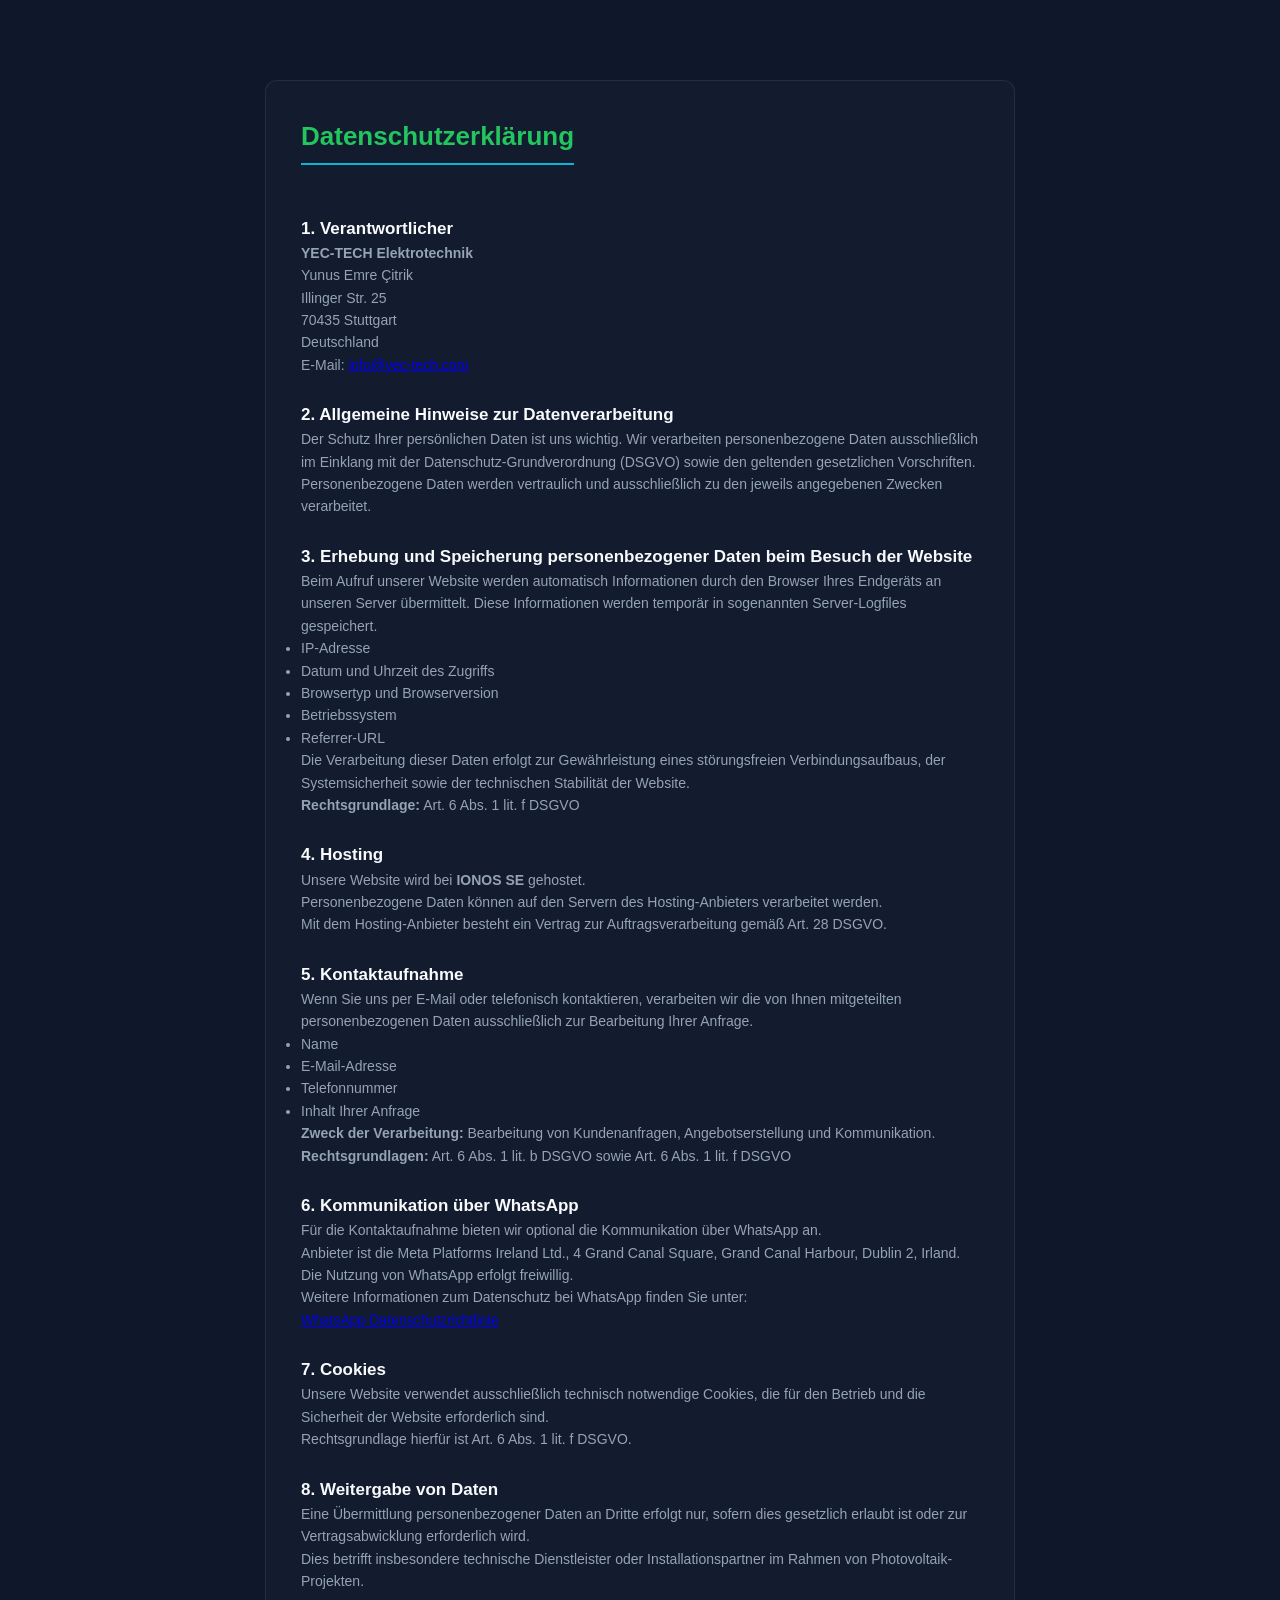
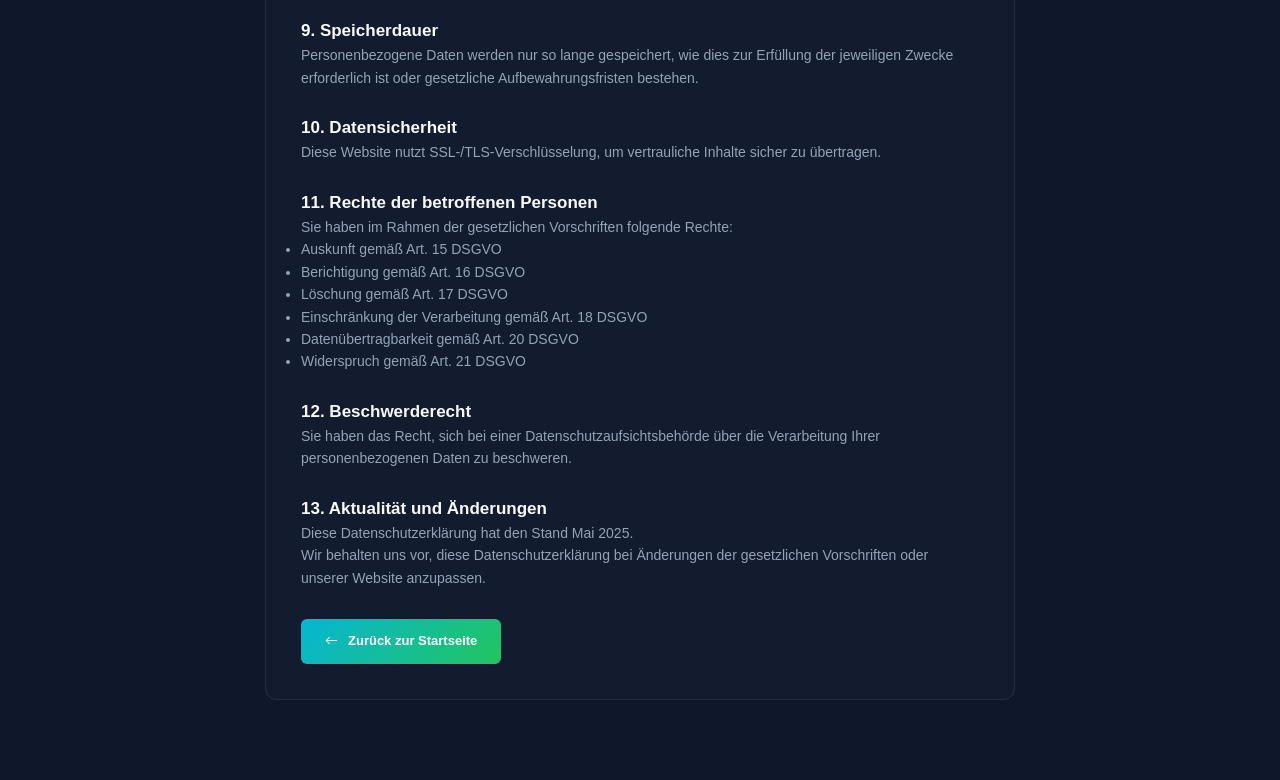
<file: datenschutz.html>
<!DOCTYPE html>
<html lang="de">

<head>
  <meta charset="UTF-8">
  <meta name="viewport" content="width=device-width, initial-scale=1.0">

  <title>Datenschutzerklärung | YEC-TECH Elektrotechnik</title>
  <link rel="icon" type="image/png" href="WhatsApp Image 2026-04-19 at 20.02.27-Photoroom.png">
  <link rel="icon" type="image/png" href="./icon.jpg">
  <link rel="stylesheet" href="css/style.css">

  <link href="https://cdn.jsdelivr.net/npm/bootstrap-icons@1.11.3/font/bootstrap-icons.css" rel="stylesheet">
</head>

<body class="legal-page">

  <div class="datenschutz-container">

    <h1>Datenschutzerklärung</h1>

    <section>
      <h2>1. Verantwortlicher</h2>

      <p>
        <strong>YEC-TECH Elektrotechnik</strong><br>
        Yunus Emre Çitrik<br>
        Illinger Str. 25<br>
        70435 Stuttgart<br>
        Deutschland
      </p>

      <p>
        E-Mail:
        <a href="mailto:info@yec-tech.com">
          info@yec-tech.com
        </a>
      </p>
    </section>

    <section>
      <h2>2. Allgemeine Hinweise zur Datenverarbeitung</h2>

      <p>
        Der Schutz Ihrer persönlichen Daten ist uns wichtig.
        Wir verarbeiten personenbezogene Daten ausschließlich im Einklang mit
        der Datenschutz-Grundverordnung (DSGVO) sowie den geltenden gesetzlichen Vorschriften.
      </p>

      <p>
        Personenbezogene Daten werden vertraulich und ausschließlich zu den jeweils angegebenen Zwecken verarbeitet.
      </p>
    </section>

    <section>
      <h2>3. Erhebung und Speicherung personenbezogener Daten beim Besuch der Website</h2>

      <p>
        Beim Aufruf unserer Website werden automatisch Informationen durch den Browser Ihres Endgeräts an unseren Server übermittelt.
        Diese Informationen werden temporär in sogenannten Server-Logfiles gespeichert.
      </p>

      <ul>
        <li>IP-Adresse</li>
        <li>Datum und Uhrzeit des Zugriffs</li>
        <li>Browsertyp und Browserversion</li>
        <li>Betriebssystem</li>
        <li>Referrer-URL</li>
      </ul>

      <p>
        Die Verarbeitung dieser Daten erfolgt zur Gewährleistung eines störungsfreien Verbindungsaufbaus,
        der Systemsicherheit sowie der technischen Stabilität der Website.
      </p>

      <p>
        <strong>Rechtsgrundlage:</strong>
        Art. 6 Abs. 1 lit. f DSGVO
      </p>
    </section>

    <section>
      <h2>4. Hosting</h2>

      <p>
        Unsere Website wird bei <strong>IONOS SE</strong> gehostet.
      </p>

      <p>
        Personenbezogene Daten können auf den Servern des Hosting-Anbieters verarbeitet werden.
      </p>

      <p>
        Mit dem Hosting-Anbieter besteht ein Vertrag zur Auftragsverarbeitung gemäß Art. 28 DSGVO.
      </p>
    </section>

    <section>
      <h2>5. Kontaktaufnahme</h2>

      <p>
        Wenn Sie uns per E-Mail oder telefonisch kontaktieren,
        verarbeiten wir die von Ihnen mitgeteilten personenbezogenen Daten ausschließlich zur Bearbeitung Ihrer Anfrage.
      </p>

      <ul>
        <li>Name</li>
        <li>E-Mail-Adresse</li>
        <li>Telefonnummer</li>
        <li>Inhalt Ihrer Anfrage</li>
      </ul>

      <p>
        <strong>Zweck der Verarbeitung:</strong>
        Bearbeitung von Kundenanfragen, Angebotserstellung und Kommunikation.
      </p>

      <p>
        <strong>Rechtsgrundlagen:</strong>
        Art. 6 Abs. 1 lit. b DSGVO sowie Art. 6 Abs. 1 lit. f DSGVO
      </p>
    </section>

    <section>
      <h2>6. Kommunikation über WhatsApp</h2>

      <p>
        Für die Kontaktaufnahme bieten wir optional die Kommunikation über WhatsApp an.
      </p>

      <p>
        Anbieter ist die Meta Platforms Ireland Ltd.,
        4 Grand Canal Square, Grand Canal Harbour, Dublin 2, Irland.
      </p>

      <p>
        Die Nutzung von WhatsApp erfolgt freiwillig.
      </p>

      <p>
        Weitere Informationen zum Datenschutz bei WhatsApp finden Sie unter:
      </p>

      <p>
        <a href="https://www.whatsapp.com/legal/privacy-policy-eea" target="_blank">
          WhatsApp Datenschutzrichtlinie
        </a>
      </p>
    </section>

    <section>
      <h2>7. Cookies</h2>

      <p>
        Unsere Website verwendet ausschließlich technisch notwendige Cookies,
        die für den Betrieb und die Sicherheit der Website erforderlich sind.
      </p>

      <p>
        Rechtsgrundlage hierfür ist Art. 6 Abs. 1 lit. f DSGVO.
      </p>
    </section>

    <section>
      <h2>8. Weitergabe von Daten</h2>

      <p>
        Eine Übermittlung personenbezogener Daten an Dritte erfolgt nur,
        sofern dies gesetzlich erlaubt ist oder zur Vertragsabwicklung erforderlich wird.
      </p>

      <p>
        Dies betrifft insbesondere technische Dienstleister oder Installationspartner im Rahmen von Photovoltaik-Projekten.
      </p>
    </section>

    <section>
      <h2>9. Speicherdauer</h2>

      <p>
        Personenbezogene Daten werden nur so lange gespeichert,
        wie dies zur Erfüllung der jeweiligen Zwecke erforderlich ist
        oder gesetzliche Aufbewahrungsfristen bestehen.
      </p>
    </section>

    <section>
      <h2>10. Datensicherheit</h2>

      <p>
        Diese Website nutzt SSL-/TLS-Verschlüsselung,
        um vertrauliche Inhalte sicher zu übertragen.
      </p>
    </section>

    <section>
      <h2>11. Rechte der betroffenen Personen</h2>

      <p>
        Sie haben im Rahmen der gesetzlichen Vorschriften folgende Rechte:
      </p>

      <ul>
        <li>Auskunft gemäß Art. 15 DSGVO</li>
        <li>Berichtigung gemäß Art. 16 DSGVO</li>
        <li>Löschung gemäß Art. 17 DSGVO</li>
        <li>Einschränkung der Verarbeitung gemäß Art. 18 DSGVO</li>
        <li>Datenübertragbarkeit gemäß Art. 20 DSGVO</li>
        <li>Widerspruch gemäß Art. 21 DSGVO</li>
      </ul>
    </section>

    <section>
      <h2>12. Beschwerderecht</h2>

      <p>
        Sie haben das Recht,
        sich bei einer Datenschutzaufsichtsbehörde über die Verarbeitung Ihrer personenbezogenen Daten zu beschweren.
      </p>
    </section>

    <section>
      <h2>13. Aktualität und Änderungen</h2>

      <p>
        Diese Datenschutzerklärung hat den Stand Mai 2025.
      </p>

      <p>
        Wir behalten uns vor,
        diese Datenschutzerklärung bei Änderungen der gesetzlichen Vorschriften
        oder unserer Website anzupassen.
      </p>
    </section>

    <a href="index.html" class="back-home">
      <i class="bi bi-arrow-left"></i>
      Zurück zur Startseite
    </a>

  </div>

</body>

</html>
</file>
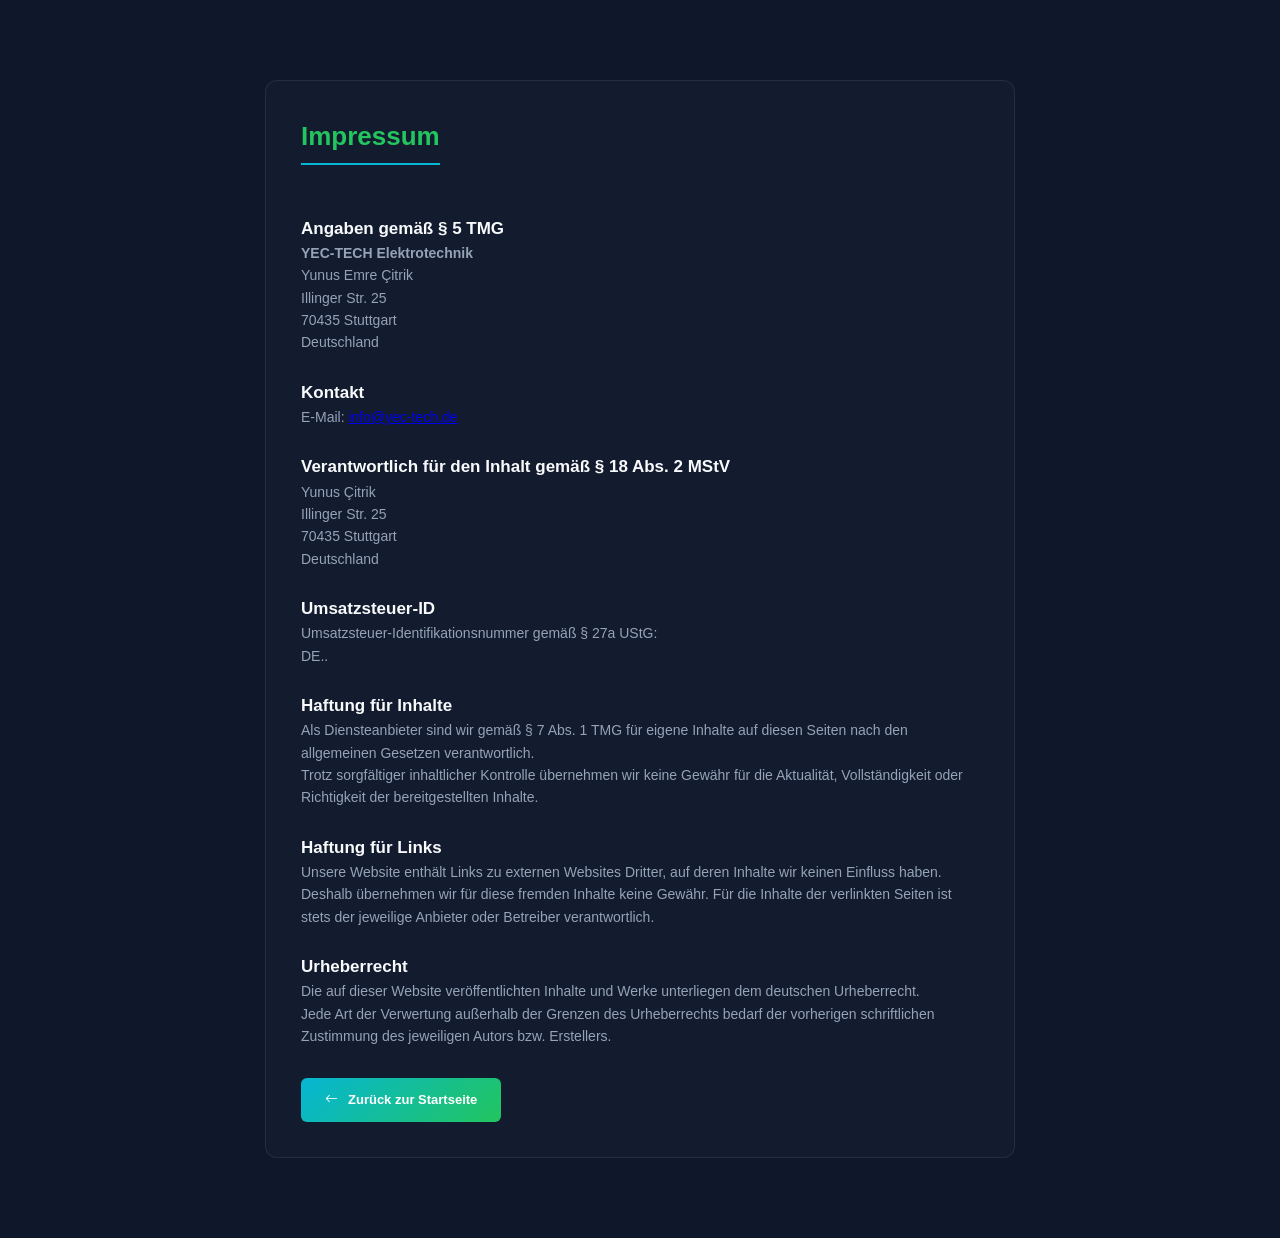
<file: impressum.html>
<!DOCTYPE html>
<html lang="de">
<head>
  <meta charset="UTF-8">
  <meta name="viewport" content="width=device-width, initial-scale=1.0">
  
  <title>Impressum | YEC-TECH Elektrotechnik</title>
  <link rel="icon" type="image/png" href="WhatsApp Image 2026-04-19 at 20.02.27-Photoroom.png">
  <link rel="icon" type="image/png" href="./icon.jpg">
  <link rel="stylesheet" href="css/style.css">

  <link href="https://cdn.jsdelivr.net/npm/bootstrap-icons@1.11.3/font/bootstrap-icons.css" rel="stylesheet">
</head>

<body class="legal-page">

<div class="legal-container">

  <h1>Impressum</h1>

  <section>
    <h2>Angaben gemäß § 5 TMG</h2>

    <p>
      <strong>YEC-TECH Elektrotechnik</strong><br>
      Yunus Emre Çitrik<br>
      Illinger Str. 25<br>
      70435 Stuttgart<br>
      Deutschland
    </p>
  </section>

  <section>
    <h2>Kontakt</h2>

    <p>
      E-Mail:
      <a href="mailto:info@yec-tech.com">
        info@yec-tech.de
      </a>
    </p>
  </section>

  <section>
    <h2>Verantwortlich für den Inhalt gemäß § 18 Abs. 2 MStV</h2>

    <p>
      Yunus Çitrik<br>
      Illinger Str. 25<br>
      70435 Stuttgart<br>
      Deutschland
    </p>
  </section>

  <section>
    <h2>Umsatzsteuer-ID</h2>

    <p>
      Umsatzsteuer-Identifikationsnummer gemäß § 27a UStG:<br>
      DE..
    </p>
  </section>

  <section>
    <h2>Haftung für Inhalte</h2>

    <p>
      Als Diensteanbieter sind wir gemäß § 7 Abs. 1 TMG für eigene Inhalte auf diesen Seiten nach den allgemeinen Gesetzen verantwortlich.
    </p>

    <p>
      Trotz sorgfältiger inhaltlicher Kontrolle übernehmen wir keine Gewähr für die Aktualität, Vollständigkeit oder Richtigkeit der bereitgestellten Inhalte.
    </p>
  </section>

  <section>
    <h2>Haftung für Links</h2>

    <p>
      Unsere Website enthält Links zu externen Websites Dritter, auf deren Inhalte wir keinen Einfluss haben.
    </p>

    <p>
      Deshalb übernehmen wir für diese fremden Inhalte keine Gewähr. Für die Inhalte der verlinkten Seiten ist stets der jeweilige Anbieter oder Betreiber verantwortlich.
    </p>
  </section>

  <section>
    <h2>Urheberrecht</h2>

    <p>
      Die auf dieser Website veröffentlichten Inhalte und Werke unterliegen dem deutschen Urheberrecht.
    </p>

    <p>
      Jede Art der Verwertung außerhalb der Grenzen des Urheberrechts bedarf der vorherigen schriftlichen Zustimmung des jeweiligen Autors bzw. Erstellers.
    </p>
  </section>

  <a href="index.html" class="back-home">
    <i class="bi bi-arrow-left"></i>
    Zurück zur Startseite
  </a>

</div>

</body>
</html>
</file>
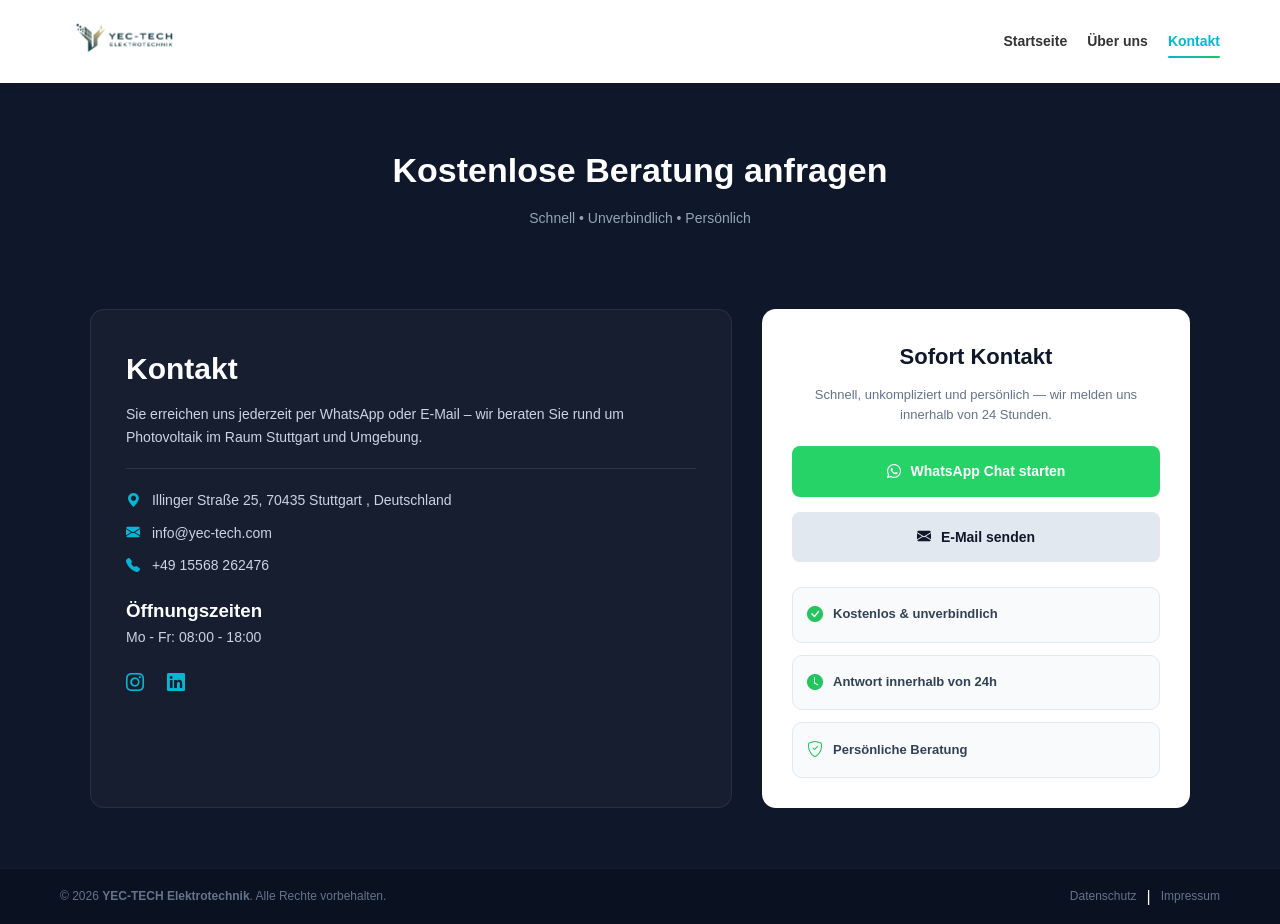
<file: kontakt.html>
<!DOCTYPE html>
<html lang="de">
<head>
  <meta charset="UTF-8">
  <meta name="viewport" content="width=device-width, initial-scale=1.0">
  <link rel="icon" type="image/png" href="WhatsApp Image 2026-04-19 at 20.02.27-Photoroom.png">
  <title>Kontakt – YEC-TECH Elektrotechnik</title>

  <link rel="stylesheet" href="css/style.css">
  <link href="https://cdn.jsdelivr.net/npm/bootstrap-icons@1.11.3/font/bootstrap-icons.css" rel="stylesheet">
</head>

<body>

<!-- HEADER -->
<header>

  <a href="index.html" class="logo">
    <img src="./new.png" alt="Logo">
  </a>

  <!-- MOBILE MENU BUTTON -->
  <div class="menu-toggle" id="menu-toggle">
    <span></span>
    <span></span>
    <span></span>
  </div>

  <nav id="navbar">
    <a href="index.html">Startseite</a>
    <a href="ueber-uns.html">Über uns</a>
    <a href="kontakt.html"  class="active">Kontakt</a>
  </nav>

</header>
<!-- HERO -->
<section class="contact-hero">
  <div class="container">

    <h1>Kostenlose Beratung anfragen</h1>

    <p style="color:#94a3b8; font-size:14px; margin-top:10px;">
      Schnell • Unverbindlich • Persönlich
    </p>

  </div>
</section>

<!-- MAIN -->
<section class="contact-page">

  <div class="contact-grid">

    <!-- LEFT -->
    <div class="contact-info">

      <h1>Kontakt</h1>

      <p>
        Sie erreichen uns jederzeit per WhatsApp oder E-Mail – wir beraten Sie rund um Photovoltaik im Raum Stuttgart und Umgebung.
      </p>

      <hr>

      <p><i class="bi bi-geo-alt-fill"></i> Illinger Straße 25, 70435 Stuttgart , Deutschland</p>
      <p><i class="bi bi-envelope-fill"></i> info@yec-tech.com</p>
      <p><i class="bi bi-telephone-fill"></i> +49 15568 262476</p>

      <h3 style="margin-top:20px;">Öffnungszeiten</h3>

      <p>Mo - Fr: 08:00 - 18:00</p>

      <div class="socials">
        <a href="https://www.instagram.com/yec_tech" target="_blank">
          <i class="bi bi-instagram"></i>
        </a>
        <a href="https://www.linkedin.com/in/yunus-citrik-325012173/"><i class="bi bi-linkedin"></i></a>
      </div>

    </div>

    <!-- RIGHT -->
    <div class="contact-card">

  <h2>Sofort Kontakt</h2>

  <p>
    Schnell, unkompliziert und persönlich —
    wir melden uns innerhalb von 24 Stunden.
  </p>

  <div class="quick-contact">

    <!-- WHATSAPP -->
    <a href="https://wa.me/4915568262476?text=Hallo%20YEC-TECH,%20ich%20interessiere%20mich%20für%20eine%20PV-Anlage"
       target="_blank"
       class="contact-btn whatsapp">

      <i class="bi bi-whatsapp"></i>
      WhatsApp Chat starten
    </a>

    <!-- EMAIL -->
    <a href="mailto:info@yec-tech.com?subject=Anfrage%20YEC-TECH&body=Hallo%20YEC-TECH,%20ich%20möchte%20eine%20Beratung."
       class="contact-btn email">

      <i class="bi bi-envelope-fill"></i>
      E-Mail senden
    </a>

  </div>

  <!-- EXTRA TRUST -->
  <div class="contact-features">

    <div>
      <i class="bi bi-check-circle-fill"></i>
      Kostenlos & unverbindlich
    </div>

    <div>
      <i class="bi bi-clock-fill"></i>
      Antwort innerhalb von 24h
    </div>

    <div>
      <i class="bi bi-shield-check"></i>
      Persönliche Beratung
    </div>

  </div>

</div>

  </div>

  <!-- MAP
  <div class="map-box">
    <iframe
    src="https://www.google.com/maps?q=Illinger+Straße+25+70435+Stuttgart&output=embed"></iframe>
    
  </div> -->

</section>

<footer class="footer-minimal">

  <div class="footer-container">

    <div class="footer-left">
      © 2026 <strong>YEC-TECH Elektrotechnik</strong>. Alle Rechte vorbehalten.
    </div>

    <div class="footer-right">
      <a href="/datenschutz.html">Datenschutz</a>
      <span class="separator">|</span>
      <a href="/impressum.html">Impressum</a>
    </div>

  </div>

</footer>

</body>

<script>
  const menuToggle = document.getElementById("menu-toggle");
  const navbar = document.getElementById("navbar");

  menuToggle.addEventListener("click", () => {
    navbar.classList.toggle("active");
    menuToggle.classList.toggle("active");
  });
</script>
</html>
</file>
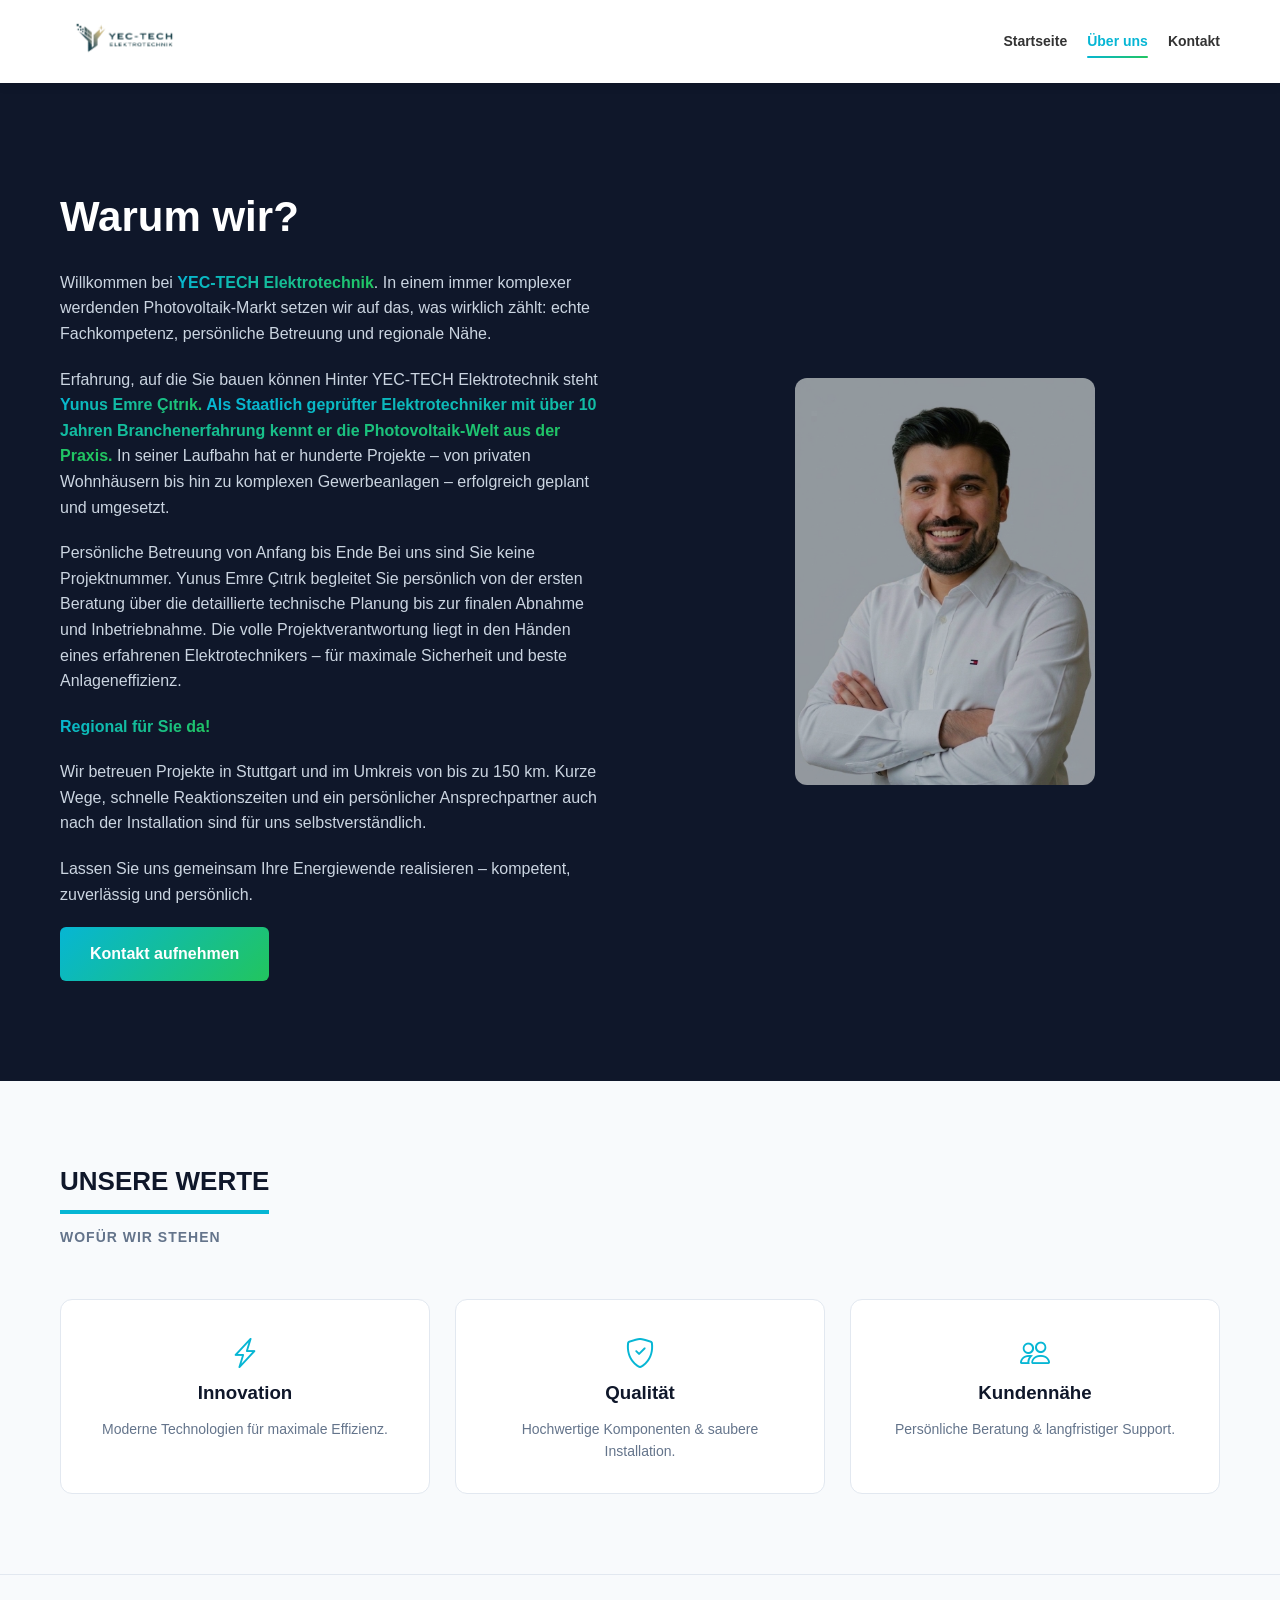
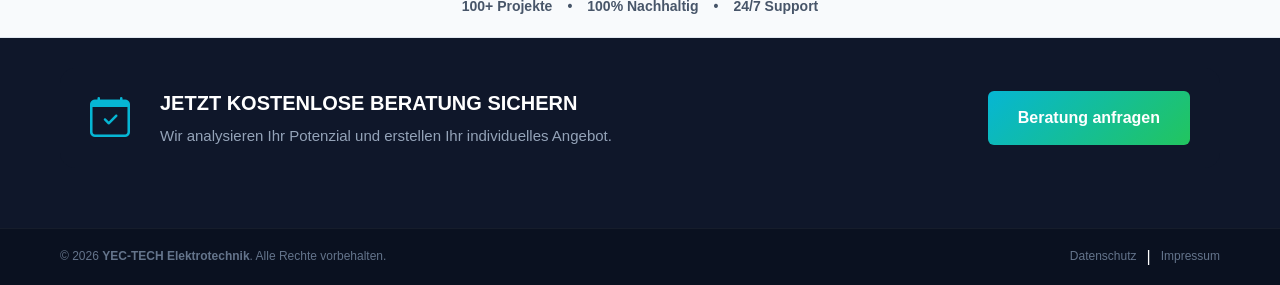
<file: ueber-uns.html>
<!DOCTYPE html>
<html lang="de">
  <head>
    <meta charset="UTF-8" />
    <title>Über uns – YEC-TECH Elektrotechnik</title>
    <meta
      name="viewport"
      content="width=device-width, initial-scale=1.0"
    />
    <link rel="icon" type="image/png" href="WhatsApp Image 2026-04-19 at 20.02.27-Photoroom.png">
    <link rel="stylesheet" href="css/style.css" />
    <link
      href="https://cdn.jsdelivr.net/npm/bootstrap-icons@1.11.3/font/bootstrap-icons.css"
      rel="stylesheet"
    />
  </head>

  <body>
    <header>

      <a href="index.html" class="logo">
        <img src="./new.png" alt="Logo">
      </a>
    
      <!-- MOBILE MENU BUTTON -->
      <div class="menu-toggle" id="menu-toggle">
        <span></span>
        <span></span>
        <span></span>
      </div>
    
      <nav id="navbar">
        <a href="index.html" >Startseite</a>
        <a href="ueber-uns.html" class="active">Über uns</a>
        <a href="kontakt.html">Kontakt</a>
      </nav>
    
    </header>

    <!-- HERO -->
    <section class="about-hero">
      <div class="container about-wrapper">
        <div class="about-text">
          <h1>Warum wir?</h1>

          <p>
            Willkommen bei <strong class="data">YEC-TECH Elektrotechnik</strong>. In einem immer
            komplexer werdenden Photovoltaik-Markt setzen wir auf das, was
            wirklich zählt: echte Fachkompetenz, persönliche Betreuung und
            regionale Nähe.
          </p>

          <p>
            Erfahrung, auf die Sie bauen können Hinter YEC-TECH Elektrotechnik
            steht <strong class="data"> Yunus Emre Çıtrık. </strong> <strong  class="data">Als Staatlich geprüfter Elektrotechniker mit über 10
            Jahren Branchenerfahrung kennt er die Photovoltaik-Welt aus der
            Praxis.</strong> In seiner Laufbahn hat er hunderte Projekte – von
            privaten Wohnhäusern bis hin zu komplexen Gewerbeanlagen –
            erfolgreich geplant und umgesetzt.
          </p>
          <p>
            Persönliche Betreuung von Anfang bis Ende Bei uns sind Sie
            keine Projektnummer. Yunus Emre Çıtrık begleitet Sie persönlich von
            der ersten Beratung über die detaillierte technische Planung
            bis zur finalen Abnahme und Inbetriebnahme. Die volle
            Projektverantwortung liegt in den Händen eines erfahrenen
            Elektrotechnikers – für maximale Sicherheit und beste
            Anlageneffizienz.
          </p>
          <p><strong class="data">Regional für Sie da!</strong></p>
          <p>
            Wir betreuen Projekte in Stuttgart und im Umkreis von bis zu
            150 km. Kurze Wege, schnelle Reaktionszeiten und ein
            persönlicher Ansprechpartner auch nach der Installation sind
            für uns selbstverständlich.
          </p>
          <p>
            Lassen Sie uns gemeinsam Ihre Energiewende realisieren –
            kompetent, zuverlässig und persönlich.
          </p>
          <div class="hero-buttons">
            <a href="kontakt.html" class="btn primary"
              >Kontakt aufnehmen</a
            >
          </div>
        </div>

        <div class="about-image">
          <img src="IMG_1750.JPG" alt="Team" />
        </div>
      </div>
    </section>

    <!-- VALUES -->
    <section class="about-values">
      <div class="container">
        <div class="solutions-header">
          <h2>UNSERE WERTE</h2>
          <p>WOFÜR WIR STEHEN</p>
        </div>

        <div class="value-grid">
          <div class="value-card">
            <i class="bi bi-lightning-charge"></i>
            <h3>Innovation</h3>
            <p>Moderne Technologien für maximale Effizienz.</p>
          </div>

          <div class="value-card">
            <i class="bi bi-shield-check"></i>
            <h3>Qualität</h3>
            <p>Hochwertige Komponenten & saubere Installation.</p>
          </div>

          <div class="value-card">
            <i class="bi bi-people"></i>
            <h3>Kundennähe</h3>
            <p>Persönliche Beratung & langfristiger Support.</p>
          </div>
        </div>
      </div>
    </section>

    <!-- STATS -->
    <section class="about-stats-mini">
      <div class="container mini-stats">
        <div>100+ Projekte</div>
        <div>•</div>
        <div>100% Nachhaltig</div>
        <div>•</div>
        <div>24/7 Support</div>
      </div>
    </section>
    <!-- CTA -->
    <section class="cta-bar">
      <div class="cta-left">
        <i class="bi bi-calendar-check"></i>
        <div class="cta-text">
          <h4>JETZT KOSTENLOSE BERATUNG SICHERN</h4>
          <p>
            Wir analysieren Ihr Potenzial und erstellen Ihr individuelles
            Angebot.
          </p>
        </div>
      </div>
      <a href="kontakt.html" class="btn primary">Beratung anfragen</a>
    </section>

    <footer class="footer-minimal">

      <div class="footer-container">
    
        <div class="footer-left">
          © 2026 <strong>YEC-TECH Elektrotechnik</strong>. Alle Rechte vorbehalten.
        </div>
    
        <div class="footer-right">
          <a href="/datenschutz.html">Datenschutz</a>
          <span class="separator">|</span>
          <a href="/impressum.html">Impressum</a>
        </div>
    
      </div>
    
    </footer>
  </body>
  <script>
    const menuToggle = document.getElementById("menu-toggle");
    const navbar = document.getElementById("navbar");
  
    menuToggle.addEventListener("click", () => {
      navbar.classList.toggle("active");
      menuToggle.classList.toggle("active");
    });
  </script>
</html>
</file>
<file: css/style.css>
/* --- GENEL AYARLAR --- */
* {
    margin: 0;
    padding: 0;
    box-sizing: border-box;
    font-family: 'Segoe UI', Roboto, Helvetica, Arial, sans-serif;
}
:root{
    --gradient-main: linear-gradient(135deg, #06b6d4 0%, #22c55e 100%);
    --turquoise: #06b6d4;
    --green: #22c55e;
}
.data {
    background: var(--gradient-main);
    -webkit-background-clip: text;
    -webkit-text-fill-color: transparent;
    background-clip: text;
  }
body {
    background: #0f172a;
    color: white;
    overflow-x: hidden;
    line-height: 1.6;
}
html{
    scroll-behavior:smooth;
}

/* --- 1. HEADER --- */
header {
    display: flex;
    justify-content: space-between;
    align-items: center;
    padding: 10px 60px;
    background: white;
    position: sticky;
    top: 0;
    z-index: 1000;
    box-shadow: 0 2px 10px rgba(0,0,0,0.1);
}

.logo img {
    height: 55px;
    width: auto;
}

nav {
    display: flex;
    align-items: center;
    gap: 20px;
}

nav a {
    text-decoration: none;
    color: #333;
    font-size: 14px;
    font-weight: 600;
    transition: 0.3s;
}

nav a:hover {
    color: #d4a24c;
}
nav a.active{
    color: var(--turquoise);
    position: relative;
}

nav a.active::after{
    content:"";
    position:absolute;
    left:0;
    bottom:-6px;
    width:100%;
    height:2px;
    background: var(--gradient-main);
    border-radius:10px;
}
.btn-top {
    background: var(--gradient-main);
    color: white !important;
    padding: 10px 20px;
    border-radius: 5px;
}


/* --- HERO SECTION --- */
.hero {
    position: relative;
    padding: 100px 60px;
    min-height: 85vh;

    display: flex;
    align-items: center;

    overflow: hidden;
}

/* VIDEO */
.hero-video {
    position: absolute;
    inset: 0;

    width: 100%;
    height: 100%;

    object-fit: cover;

    z-index: 0;
}

/* DARK OVERLAY */
.hero::before {
    content: "";
    position: absolute;
    inset: 0;

    background: linear-gradient(
        90deg,
        rgba(15,23,42,0.90) 0%,
        rgba(15,23,42,0.45) 100%
    );

    z-index: 1;
}

/* CONTENT */
.hero-text {
    position: relative;
    z-index: 2;
    max-width: 850px;
}

.hero-text h1 {
    font-size: 52px;
    margin-bottom: 20px;
    line-height: 1.1;
    font-weight: 800;
}

.hero-text h1 span {
    background: var(--gradient-main);
    -webkit-background-clip: text;
    -webkit-text-fill-color: transparent;
}

.hero-text p {
    font-size: 18px;
    color: #cbd5e1;
    margin-bottom: 30px;
}
.features-row {
    display: flex;
    gap: 20px; /* eşit boşluk */
    margin: 40px 0;
    flex-wrap: wrap;
    justify-content: space-between;
}

.feat-item {
    flex: 1; /* hepsi eşit genişlik */
    min-width: 120px;
    
    display: flex;
    flex-direction: column;
    align-items: center;
    justify-content: center;

    gap: 10px;
    text-align: center;

    padding: 18px 10px;

    border: 1px solid rgba(255, 255, 255, 0.15);
    border-radius: 12px;

    background: rgba(255, 255, 255, 0.03);
    backdrop-filter: blur(4px);

    transition: 0.3s ease;
}
.feat-item i {
    color: var(--turquoise);
    font-size: 32px;
}

.feat-item span {
    font-size: 11px;
    font-weight: 700;
    color: #eee;
    max-width: 110px;
    text-transform: uppercase;
}

.hero-buttons {
    display: flex;
    gap: 15px;
}

/* --- 3. TRUST BAR (REGIONAL ŞERİDİ) --- */
.trust-bar {
    background: white;
    padding: 25px 0;
    border-bottom: 1px solid #e2e8f0;
}

.trust-container {
    max-width: 1400px;
    margin: 0 auto;
    display: flex;
    justify-content: space-around;
    align-items: center;
}

.trust-item {
    display: flex;
    align-items: center;
    gap: 15px;
    color: #1e293b;
}

.trust-item i {
    font-size: 28px;
    color: #475569;
}

.trust-text {
    display: flex;
    flex-direction: column;
}

.trust-text strong {
    font-size: 12px;
    font-weight: 800;
    color: #0f172a;
}

.trust-text span {
    font-size: 11px;
    color: #64748b;
}

/* --- 4. SOLUTIONS SECTION (FOTOĞRAFLI KARTLAR) --- */
.solutions {
    padding: 80px 60px 0px 60px;
    background: #f8fafc;
    color: #1e293b;
}

.container {
    max-width: 1400px;
    margin: 0 auto;
}

.solutions-header {
    text-align: left;
    margin-bottom: 50px;
}

.solutions-header h2 {
    font-size: 26px;
    border-bottom: 4px solid #06b6d4;
    display: inline-block;
    padding-bottom: 8px;
    margin-bottom: 12px;
    color: #0f172a;;
}

.solutions-header p {
    font-size: 14px;
    color: #64748b;
    font-weight: 600;
    text-transform: uppercase;
    letter-spacing: 1px;
}

.solution-grid {
    display: grid;
    grid-template-columns: repeat(5, 1fr);
    gap: 20px;
}

.solution-card {
    background: white;
    border-radius: 12px;
    overflow: hidden;
    border: 1px solid #e2e8f0;
    display: flex;
    flex-direction: column;
    transition: all 0.3s ease;
    height: 100%;
}

.solution-card:hover {
    transform: translateY(-10px);
    box-shadow: 0 20px 25px -5px rgba(0, 0, 0, 0.1);
}

.card-img {
    height: 180px;
    background-size: cover;
    background-position: center;
    border-bottom: 1px solid #e2e8f0;
}

.card-content {
    padding: 25px;
    flex-grow: 1;
    display: flex;
    flex-direction: column;
}

.card-content i {
    
        color: var(--green);
    font-size: 24px;
    margin-bottom: 15px;
}

.card-content h3 {
    font-size: 15px;
    margin-bottom: 12px;
    min-height: 40px;
    color: #0f172a;
}

.card-content p {
    font-size: 13px;
    color: #475569;
    margin-bottom: 25px;
    line-height: 1.5;
}

/* MEHR ERFAHREN HİZALAMA */
.more-link {
    margin-top: auto;
    text-decoration: none;
    color: #0f172a;
    font-size: 13px;
    font-weight: 700;
    border-top: 1px solid #f1f5f9;
    padding-top: 15px;
    display: flex;
    align-items: center;
    gap: 10px;
    transition: 0.2s;
}

.more-link i {
    margin-bottom: 0 !important;
    font-size: 16px;
}

.more-link:hover {
    color: #d4a24c;
}

.more-link:hover i {
    transform: translateX(5px);
}

/* --- 5. CTA BANDI --- */
.cta-bar {
    background: #0f172a;
    padding: 18px 30px;   /* ÜST-ALT küçüldü */
    margin: 30px 60px 60px 60px;
    border-radius: 15px;
    display: flex;
    justify-content: space-between;
    align-items: center;
}

.cta-left {
    display: flex;
    align-items: center;
    gap: 30px;
    color: white;
}

.cta-left i {
    font-size: 40px;
    color: var(--turquoise);
}

.cta-text h4 {
    font-size: 20px;
    margin-bottom: 5px;
}

.cta-text p {
    font-size: 15px;
    color: #94a3b8;
}

.btn {
    padding: 14px 30px;
    border-radius: 6px;
    text-decoration: none;
    font-weight: 700;
    transition: 0.3s;
    display: inline-block;
}

.primary {
    background: var(--gradient-main);
    color: white;
    position:relative;
    overflow:hidden;
}
.primary::before{
    content:"";
    position:absolute;
    top:0;
    left:-100%;
    width:100%;
    height:100%;
    
    background:rgba(255,255,255,0.2);
    
    transition:0.6s;
}
.primary:hover,
.btn-top:hover {
    transform: translateY(-2px);
    filter: brightness(1.08);
}
.primary:hover::before{
    left:100%;
}
.secondary {
    border: 2px solid white;
    color: white;
}

/* --- 6. MINI FOOTER --- */
.footer-minimal {
    background: #0a1120;
    padding: 15px 60px;
    border-top: 1px solid rgba(255, 255, 255, 0.05);
}

.footer-container {
    max-width: 1400px;
    margin: 0 auto;
    display: flex;
    justify-content: space-between;
    align-items: center;
}

.footer-left {
    font-size: 12px;
    color: #64748b;
}

.footer-right {
    display: flex;
    align-items: center;
    gap: 10px;
}

.footer-right a {
    text-decoration: none;
    color: #64748b;
    font-size: 12px;
}

.footer-right a:hover {
    color: var(--green);
}

/* --- 7. LEGAL PAGES (DATENSCHUTZ & IMPRESSUM) --- */
.legal-page {
    background: #0f172a !important;
    color: #cbd5e1;
    padding: 40px 20px;
}

.legal-container, .datenschutz-container {
    max-width: 750px;
    margin: 40px auto;
    background: rgba(255, 255, 255, 0.02);
    padding: 35px;
    border-radius: 12px;
    border: 1px solid rgba(255, 255, 255, 0.08);
}

.legal-container h1, .datenschutz-container h1 {
    color: var(--green);
    font-size: 26px;
    margin-bottom: 25px;
    border-bottom: 2px solid var(--turquoise);
    display: inline-block;
    padding-bottom: 5px;
}

.legal-container h2, .datenschutz-container h2 {
    color: #f8fafc;
    font-size: 17px;
    margin-top: 25px;
}

.legal-container p, .datenschutz-container p, 
.legal-container li, .datenschutz-container li {
    font-size: 14px;
    color: #94a3b8;
}

.back-home {
    display: inline-flex;
    align-items: center;
    gap: 10px;
    margin-top: 30px;
    padding: 12px 24px;
    background: var(--gradient-main);
    color: white !important;
    border-radius: 6px;
    text-decoration: none;
    font-size: 13px;
    font-weight: 700;
}

/* --- RESPONSIVE --- */
@media (max-width: 1200px) {
    .solution-grid { grid-template-columns: repeat(2, 1fr); }
    .trust-container { flex-wrap: wrap; gap: 30px; }
}

@media (max-width: 768px) {
    .solution-grid { grid-template-columns: 1fr; }
    .cta-bar { flex-direction: column; text-align: center; gap: 30px; margin: 20px; }
    .footer-container { flex-direction: column; gap: 10px; }
}
.references {
    padding: 80px 60px;
    background: #f8fafc;
    color: #1e293b;
}

/* CAROUSEL WRAPPER */
.carousel {
    position: relative;
    overflow: hidden;
    border-radius: 12px;
}

/* TRACK */
.carousel-track {
    display: flex;
    transition: transform 0.6s ease;
}

/* SLIDE */
.slide {
    min-width: 100%;
    display: flex;
    background: white;
    border: 1px solid #e2e8f0;
    border-radius: 16px;
    overflow: hidden; /* EN ÖNEMLİ SATIR */
}
/* %65 IMAGE */
.slide-image {
    flex: 0 0 65%;
    min-height: 320px;
    background-size: cover;
    background-position: center;
}

/* %35 TEXT */
.slide-text {
    flex: 0 0 35%;
    padding: 40px;
    display: flex;
    flex-direction: column;
    justify-content: center;
    background: #ffffff;
}

.slide-text p {
    font-size: 16px;
    font-style: italic;
    color: #1e293b;
    margin-bottom: 15px;
    line-height: 1.6;
}

.slide-text span {
    color: var(--turquoise);
    font-weight: 600;
    font-size: 13px;
}

/* NAV BUTTONS */
.nav {
    position: absolute;
    top: 50%;
    transform: translateY(-50%);
    
    background: transparent;
    color: #1e293b;
    
    border: none;
    font-size: 40px;
    cursor: pointer;
    z-index: 10;
    
    padding: 0;
    box-shadow: none;
}

.prev {
    left: 10px;
}

.next {
    right: 10px;
}
/* RESPONSIVE */
@media (max-width: 900px) {
    .slide {
        flex-direction: column;
    }

    .slide-image {
        flex: 100%;
        min-height: 220px;
    }

    .slide-text {
        flex: 100%;
        padding: 25px;
    }
}
/* MOBILE MENU BUTTON */


.menu-toggle {
    display: none;
    flex-direction: column;
    gap: 4px;
    cursor: pointer;
    padding: 6px;
}


.menu-toggle span{
    width:20px;
    height:2px;

    background:#0f172a;
    border-radius:10px;

    transition:0.3s ease;
}
/* ANIMATION */

.menu-toggle.active span:nth-child(1){
    transform:rotate(45deg) translateY(8px);
}
.menu-toggle.active span:nth-child(2){
    opacity: 0;
}
.menu-toggle.active span:nth-child(3){
    transform:rotate(-45deg) translateY(-8px);
}/* =========================================
   MOBILE RESPONSIVE
========================================= */

@media (max-width: 900px){

    /* HEADER */

    header{
        padding:14px 20px;
    }

    .logo img{
        height:42px;
    }

    .menu-toggle{
        display:flex;

    }

    
    nav{
        position: fixed;

        top: 12px;
        right: -100%;

        width: 260px;
        height: calc(100vh - 24px);

        border-radius: 24px 0 0 24px;

        background: rgba(15, 23, 42, 0.72);

        backdrop-filter: blur(24px);
        -webkit-backdrop-filter: blur(24px);

        border: 1px solid rgba(255,255,255,0.08);

        box-shadow:
        -10px 0 40px rgba(0,0,0,0.35);

        flex-direction: column;
        justify-content: center;
        align-items: center;

        gap: 34px;

        transition: 0.45s ease;

        z-index: 10000;
    }

    nav.active{
        right: 12px;
    }

    nav a{
        color: white;
        font-size: 17px;
        font-weight: 600;
    }

    nav a:hover{
        color: #67e8f9;
    }

    /* HERO */

    .hero{
        padding:80px 20px;
        min-height:85vh;
    }

    .hero-text{
        width:100%;
    }

    .hero-text h1{
        font-size:34px;
        line-height:1.2;
    }

    .hero-text p{
        font-size:15px;
    }

    /* FEATURES */

    .features-row{
        gap:12px;
    }

    .feat-item{
        min-width:calc(50% - 6px);
        padding:16px 10px;
    }

    .feat-item i{
        font-size:24px;
    }

    .feat-item span{
        font-size:10px;
    }

    /* TRUST BAR */

    .trust-bar{
        padding:25px 20px;
    }

    .trust-container{
        flex-direction:column;
        align-items:flex-start;
        gap:20px;
    }

    .trust-item{
        width:100%;
    }

    /* SOLUTIONS */

    .solutions{
        padding:60px 20px 20px;
    }

    .solutions-header h2{
        font-size:22px;
    }

    .solution-grid{
        grid-template-columns:1fr;
    }

    .card-img{
        height:220px;
    }

    /* REFERENCES */

    .references{
        padding:60px 20px;
    }

    .slide{
        flex-direction:column;
    }

    .slide-image{
        min-height:220px;
    }

    .slide-text{
        padding:25px;
    }

    .slide-text p{
        font-size:14px;
    }

    /* CTA */

    .cta-bar{
        margin:20px;
        padding:25px 20px;

        flex-direction:column;
        text-align:center;
        gap:20px;
    }

    .cta-left{
        flex-direction:column;
        gap:15px;
    }

    .cta-text h4{
        font-size:18px;
    }

    /* FOOTER */

    .footer-minimal{
        padding:25px 20px;
    }

    .footer-container{
        flex-direction:column;
        gap:15px;
        text-align:center;
    }

    .footer-right{
        flex-wrap:wrap;
        justify-content:center;
    }

}
/* --- ABOUT HERO --- */
.about-hero {
    padding: 100px 60px;
    background: #0f172a;
}

.about-wrapper {
    display: flex;
    align-items: center;
    gap: 60px;
}

.about-text {
    flex: 1;
}

.about-text h1 {
    font-size: 42px;
    margin-bottom: 20px;
    color: white;
}

.about-text p {
    color: #cbd5e1;
    margin-bottom: 20px;
    font-size: 16px;
}

.about-image {
    flex: 1;
    display: flex;
    justify-content: center;
}

.about-image img {
    width: 60%;        /* küçültür */
    max-width: 300px;  /* maksimum boy */
    border-radius: 12px;
    filter: brightness(75%);
}
/* --- VALUES --- */
.about-values {
    padding: 80px 60px;
    background: #f8fafc;
}

.value-grid {
    display: grid;
    grid-template-columns: repeat(3, 1fr);
    gap: 25px;
}

.value-card {
    background: white;
    padding: 30px;
    border-radius: 12px;
    text-align: center;
    border: 1px solid #e2e8f0;
    transition: 0.3s;
}

.value-card:hover {
    transform: translateY(-8px);
}

.value-card i {
    font-size: 30px;
    color: var(--turquoise);
    margin-bottom: 15px;
}

.value-card h3 {
    margin-bottom: 10px;
    color: #0f172a;
}

.value-card p {
    color: #64748b;
    font-size: 14px;
}

/* --- STATS --- */
.about-stats {
    background: #f8fafc;
    padding: 60px;
}

.stats-wrapper {
    display: flex;
    justify-content: space-around;
    text-align: center;
}

.stat-box h2 {
    font-size: 40px;
    color: #d4a24c;
}

.stat-box p {
    color: #475569;  /* koyu gri */
}

/* --- RESPONSIVE --- */
@media (max-width: 900px) {
    .about-wrapper {
        flex-direction: column;
    }

    .value-grid {
        grid-template-columns: 1fr;
    }

    .stats-wrapper {
        flex-direction: column;
        gap: 30px;
    }
}
.about-stats-mini {
    background: #f8fafc;
    padding: 20px 0;
    border-top: 1px solid #e2e8f0;
    border-bottom: 1px solid #e2e8f0;
}

.mini-stats {
    display: flex;
    justify-content: center;
    gap: 15px;
    font-size: 14px;
    font-weight: 600;
    color: #475569;
}

/* =========================
   CONTACT PAGE BASE
========================= */
.contact-page {
    background: #0f172a;
    padding: 60px 20px;
}

/* HERO */
.contact-hero {
    text-align: center;
    padding: 60px 20px 20px;
    background: #0f172a;
}

.contact-hero h1 {
    font-size: 34px;
    color: white;
}

/* =========================
   GRID LAYOUT
========================= */
.contact-grid {
    max-width: 1100px;
    margin: auto;
    display: grid;
    grid-template-columns: 1.2fr 0.8fr;
    gap: 30px;
}

/* =========================
   LEFT INFO BOX
========================= */
.contact-info {
    background: rgba(255,255,255,0.03);
    border: 1px solid rgba(255,255,255,0.08);
    border-radius: 14px;
    padding: 35px;
    color: white;
}

.contact-info h1 {
    font-size: 30px;
    margin-bottom: 10px;
}

.contact-info p {
    color: #cbd5e1;
    font-size: 14px;
    margin-bottom: 10px;
}

.contact-info hr {
    border: none;
    height: 1px;
    background: rgba(255,255,255,0.1);
    margin: 20px 0;
}

.contact-info i {
    color: var(--turquoise);
    margin-right: 8px;
}
.contact-features{
    margin-top:25px;
    display:flex;
    flex-direction:column;
    gap:12px;
}

.contact-features div{
    background:#f8fafc;
    border:1px solid #e2e8f0;
    padding:14px;
    border-radius:10px;

    font-size:13px;
    font-weight:600;
    color:#334155;

    display:flex;
    align-items:center;
    gap:10px;
}

.contact-features i{
    color:var(--green);
    font-size:16px;
}
/* SOCIAL ICONS */
.socials {
    margin-top: 20px;
    display: flex;
    gap: 15px;
}

.socials a {
    color: #cbd5e1;
    font-size: 18px;
    transition: 0.3s;
}

.socials a:hover {
    color: #d4a24c;
}

/* =========================
   RIGHT CARD
========================= */
.contact-card {
    background: white;
    border-radius: 14px;
    padding: 30px;
    text-align: center;
}

.contact-card h2 {
    font-size: 22px;
    margin-bottom: 10px;
    color: #0f172a;
}

.contact-card p {
    color: #64748b;
    font-size: 13px;
    margin-bottom: 20px;
}

/* BUTTON WRAPPER */
.quick-contact {
    display: flex;
    flex-direction: column;
    gap: 15px;
}

/* BUTTON BASE */
.contact-btn {
    display: flex;
    justify-content: center;
    align-items: center;
    gap: 10px;

    padding: 14px;
    border-radius: 8px;
    text-decoration: none;
    font-weight: 600;
    transition: 0.3s;
    font-size: 14px;
}

/* WHATSAPP */
.contact-btn.whatsapp {
    background: #25D366;
    color: white;
}

.contact-btn.whatsapp:hover {
    transform: translateY(-2px);
    opacity: 0.9;
}

/* EMAIL */
.contact-btn.email {
    background: #e2e8f0;
    color: #0f172a;
}

.contact-btn.email:hover {
    background: #cbd5e1;
}



/* =========================
   RESPONSIVE
========================= */
@media (max-width: 900px) {
    .contact-grid {
        grid-template-columns: 1fr;
    }

    .contact-info, .contact-card {
        padding: 25px;
    }
}
.cookie-banner{
    position: fixed;
    bottom: 20px;
    left: 20px;
    right: 20px;

    background: rgba(10, 15, 25, 0.95);
    border: 1px solid rgba(255,255,255,0.08);

    backdrop-filter: blur(12px);

    padding: 18px 20px;
    border-radius: 16px;

    display: none;

    justify-content: space-between;
    align-items: center;
    gap: 20px;

    z-index: 99999;
}

.cookie-banner p{
    margin: 0;
    color: #dbe7ff;
    font-size: 14px;
    line-height: 1.5;
}

.cookie-buttons{
    display: flex;
    gap: 10px;
}

.cookie-buttons button{
    border: none;
    padding: 10px 16px;
    border-radius: 10px;
    cursor: pointer;
    font-weight: 600;
    transition: 0.3s;
}

#accept-cookies{
    background: #19d3ff;
    color: #001018;
}

#accept-cookies:hover{
    transform: translateY(-2px);
}

#decline-cookies{
    background: #1b2433;
    color: white;
}

#decline-cookies:hover{
    background: #243248;
}

@media (max-width: 768px){
    .cookie-banner{
        flex-direction: column;
        align-items: flex-start;
    }

    .cookie-buttons{
        width: 100%;
    }

    .cookie-buttons button{
        flex: 1;
    }
}
</file>
